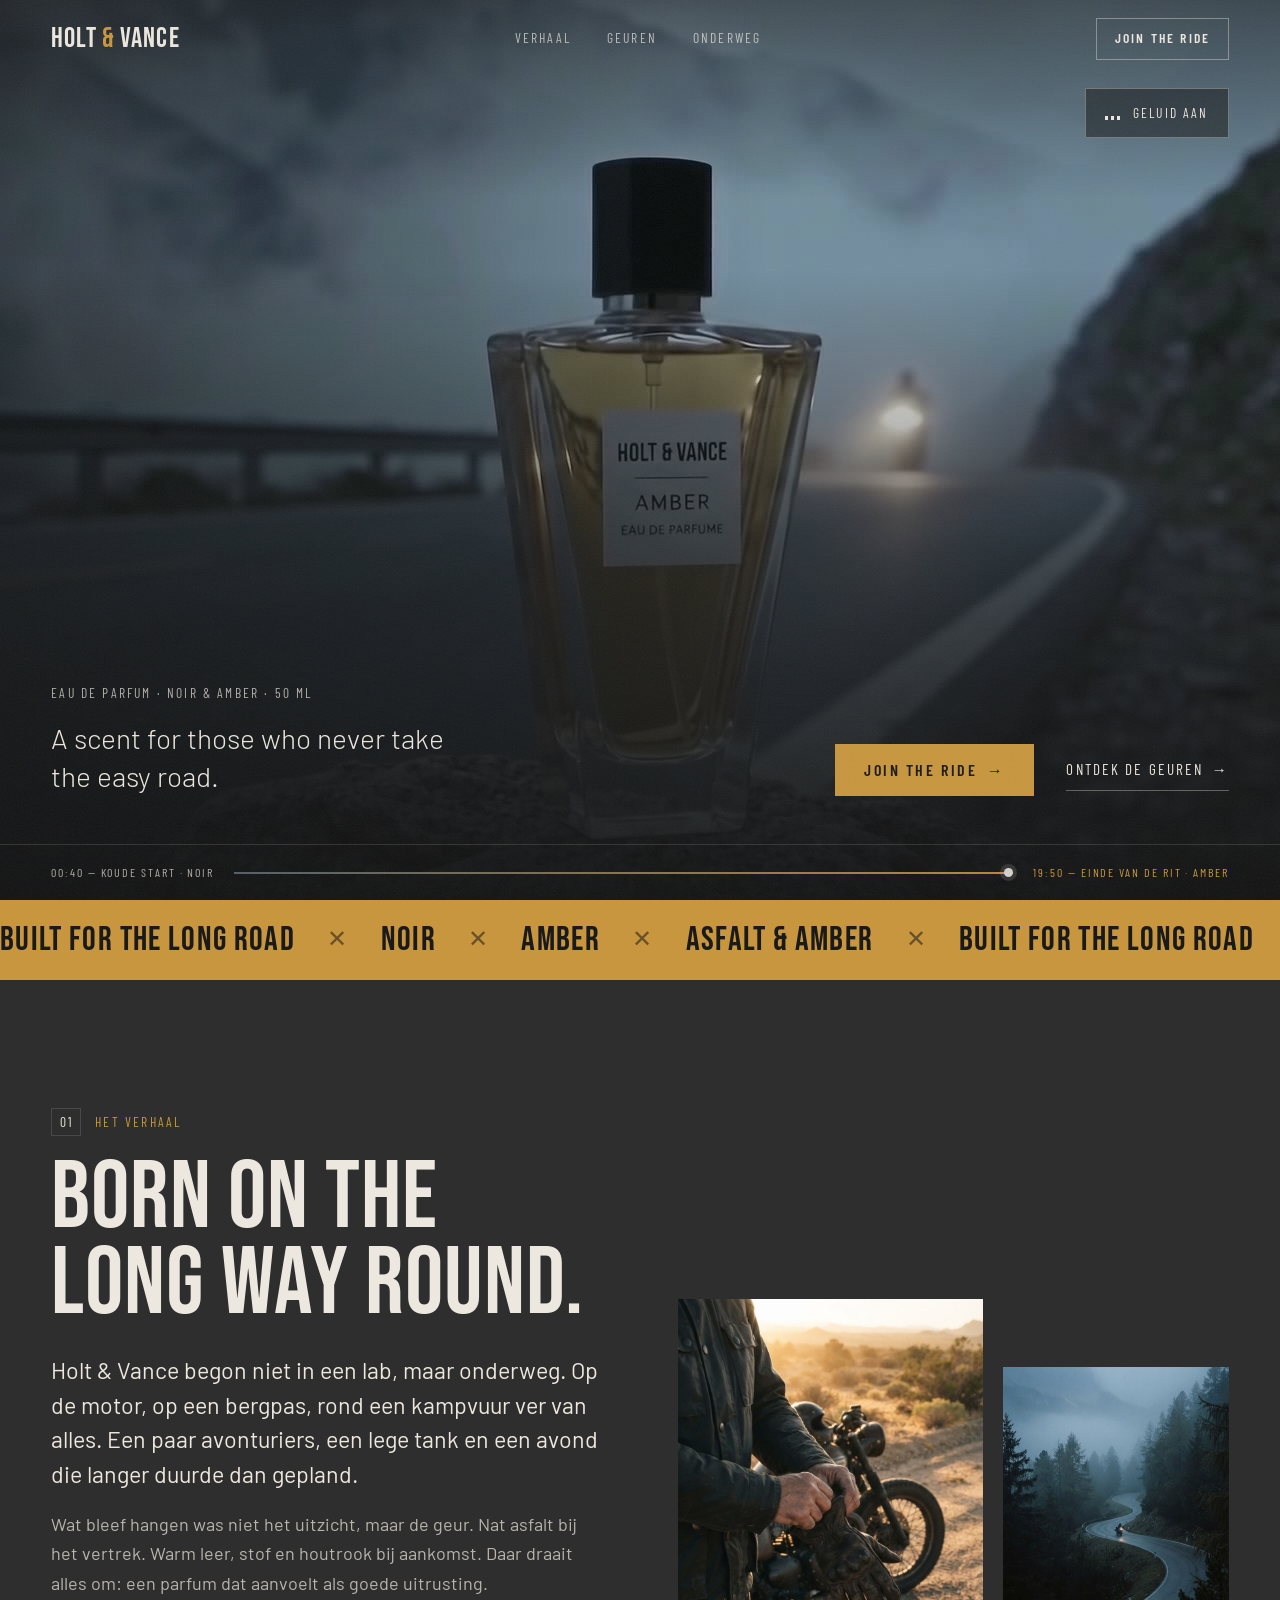
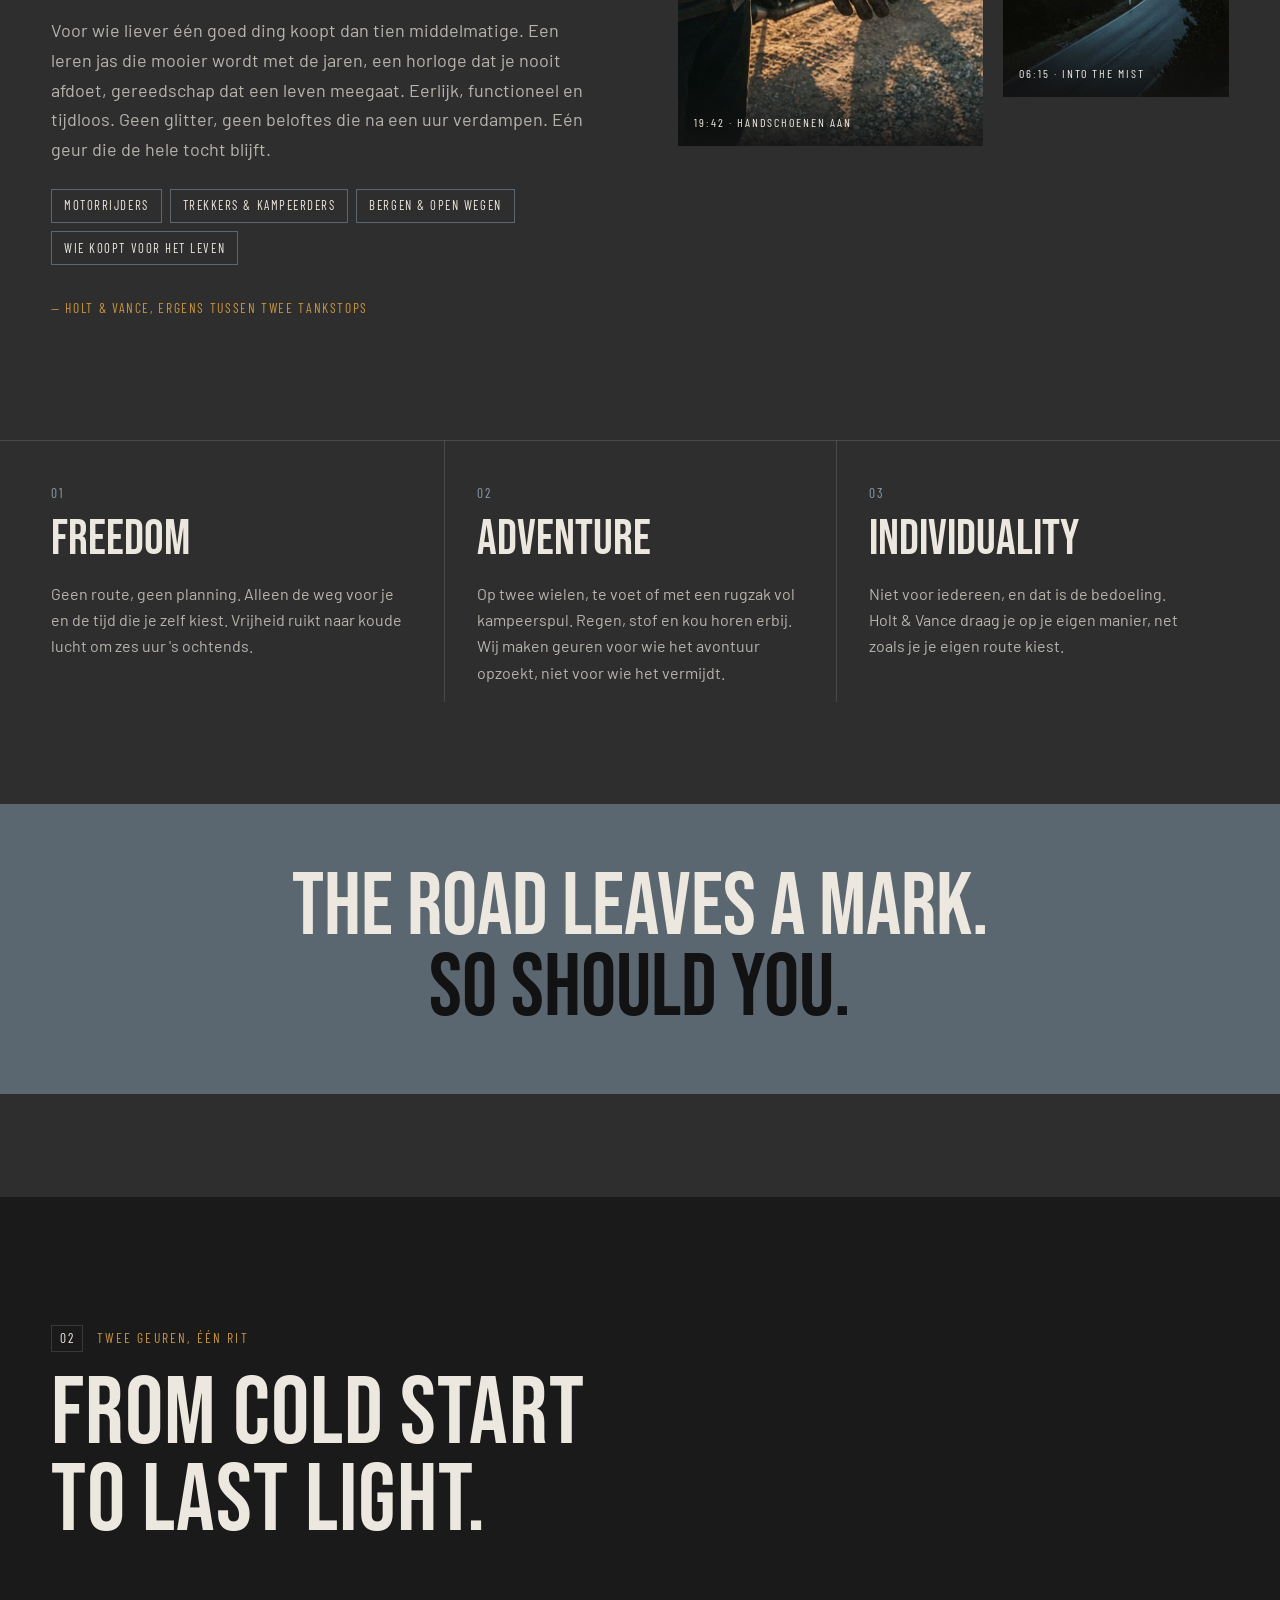
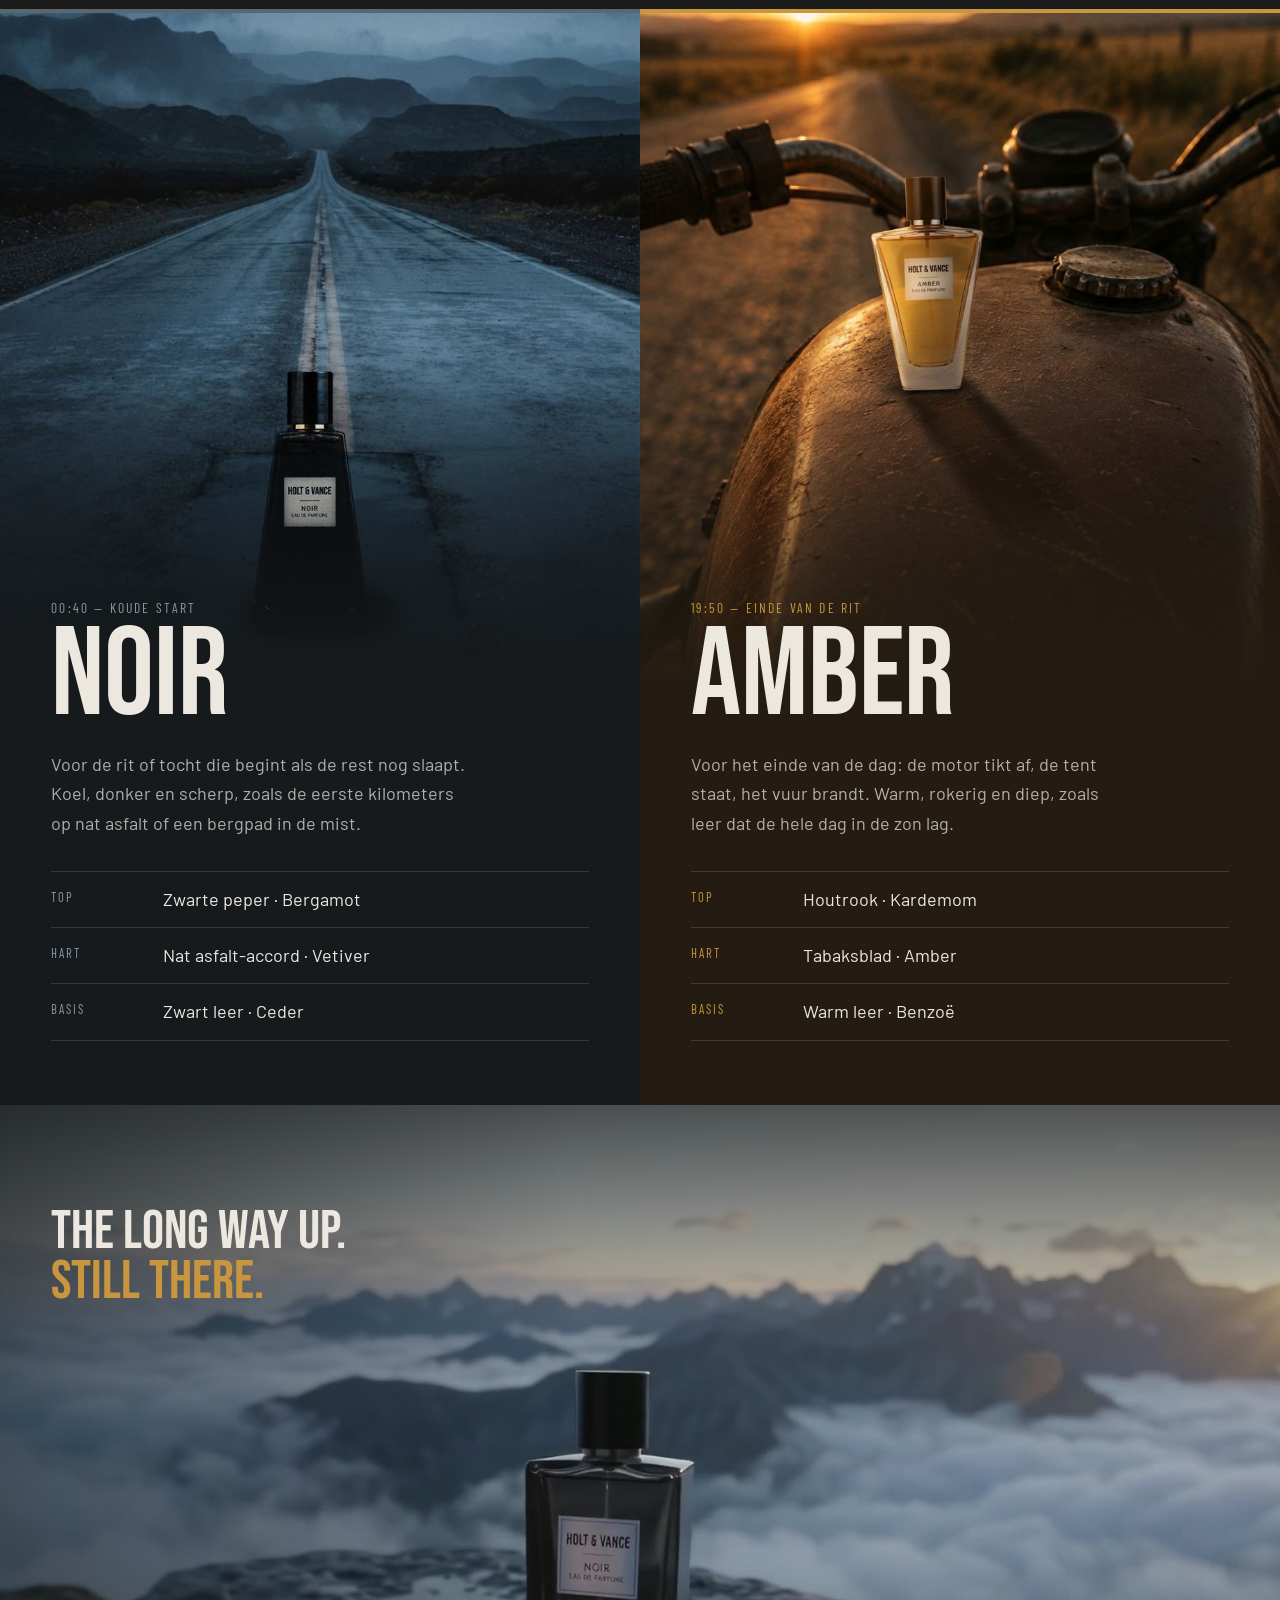
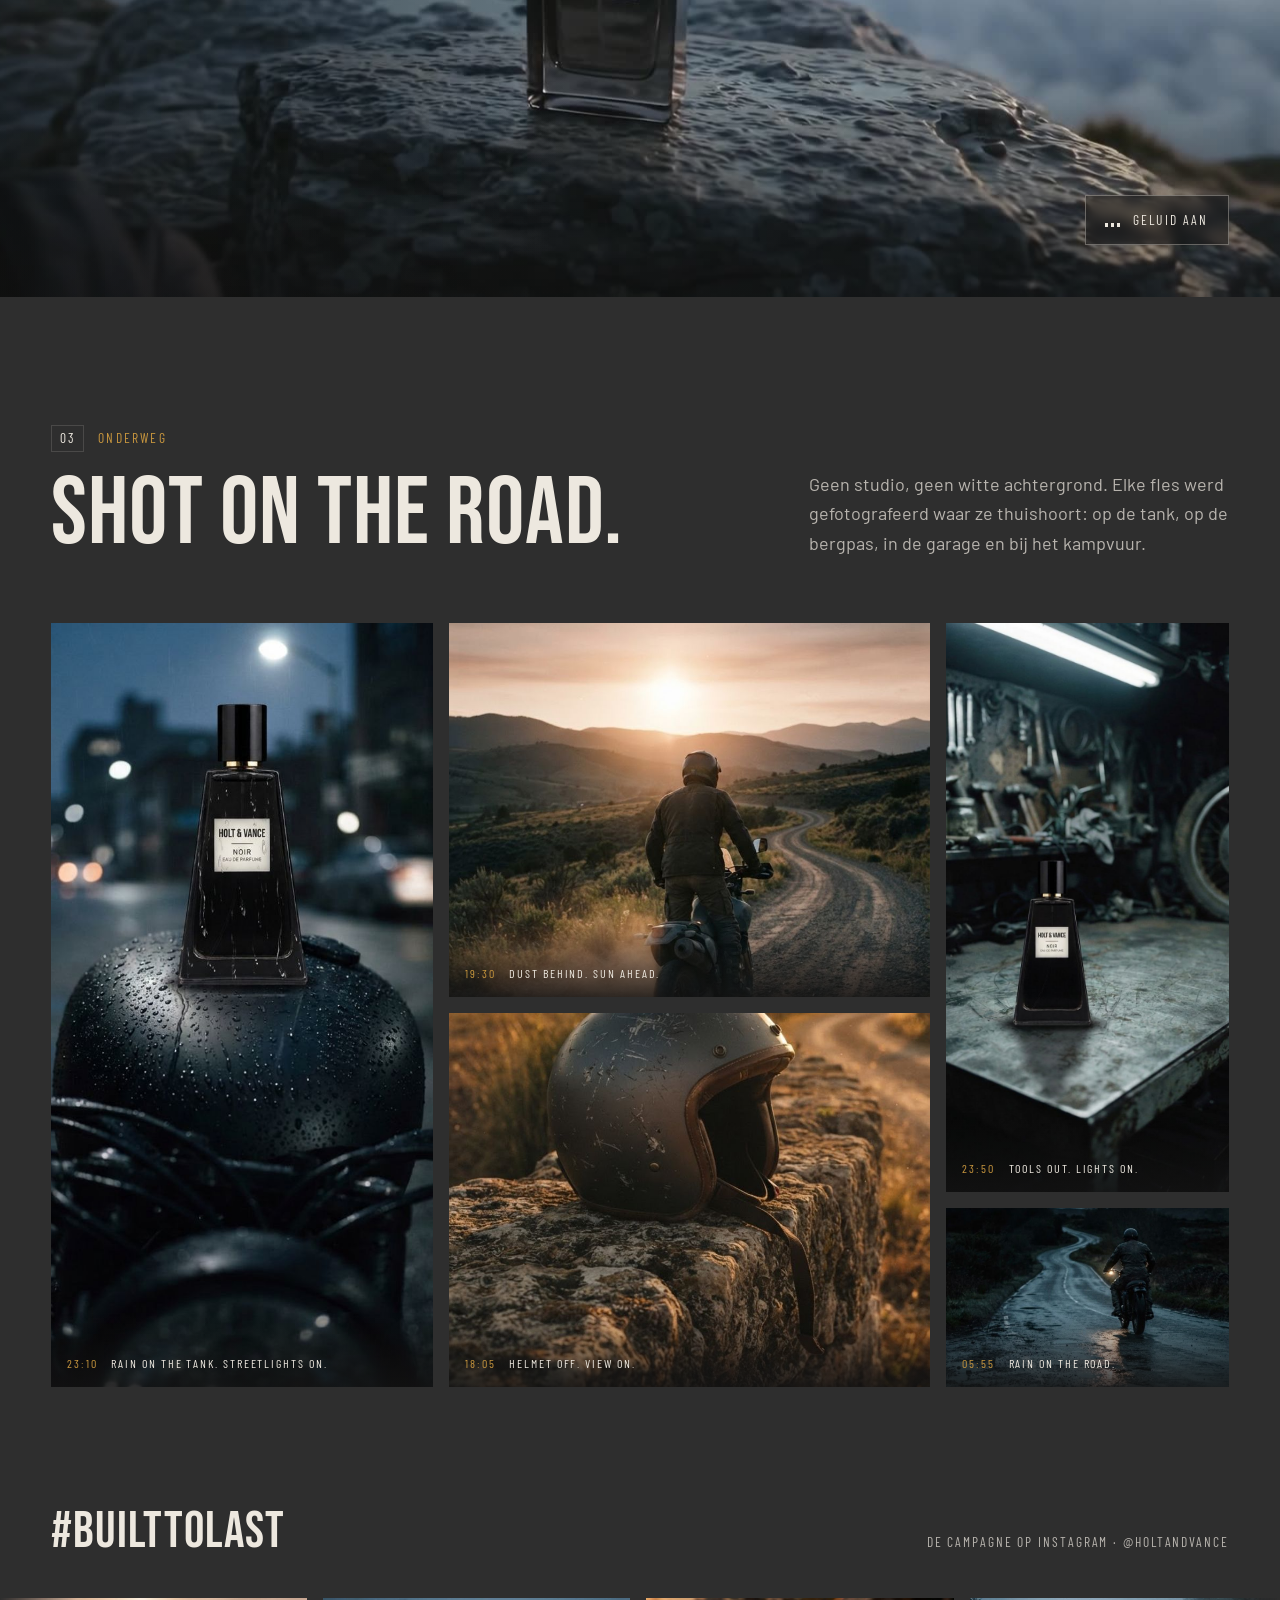
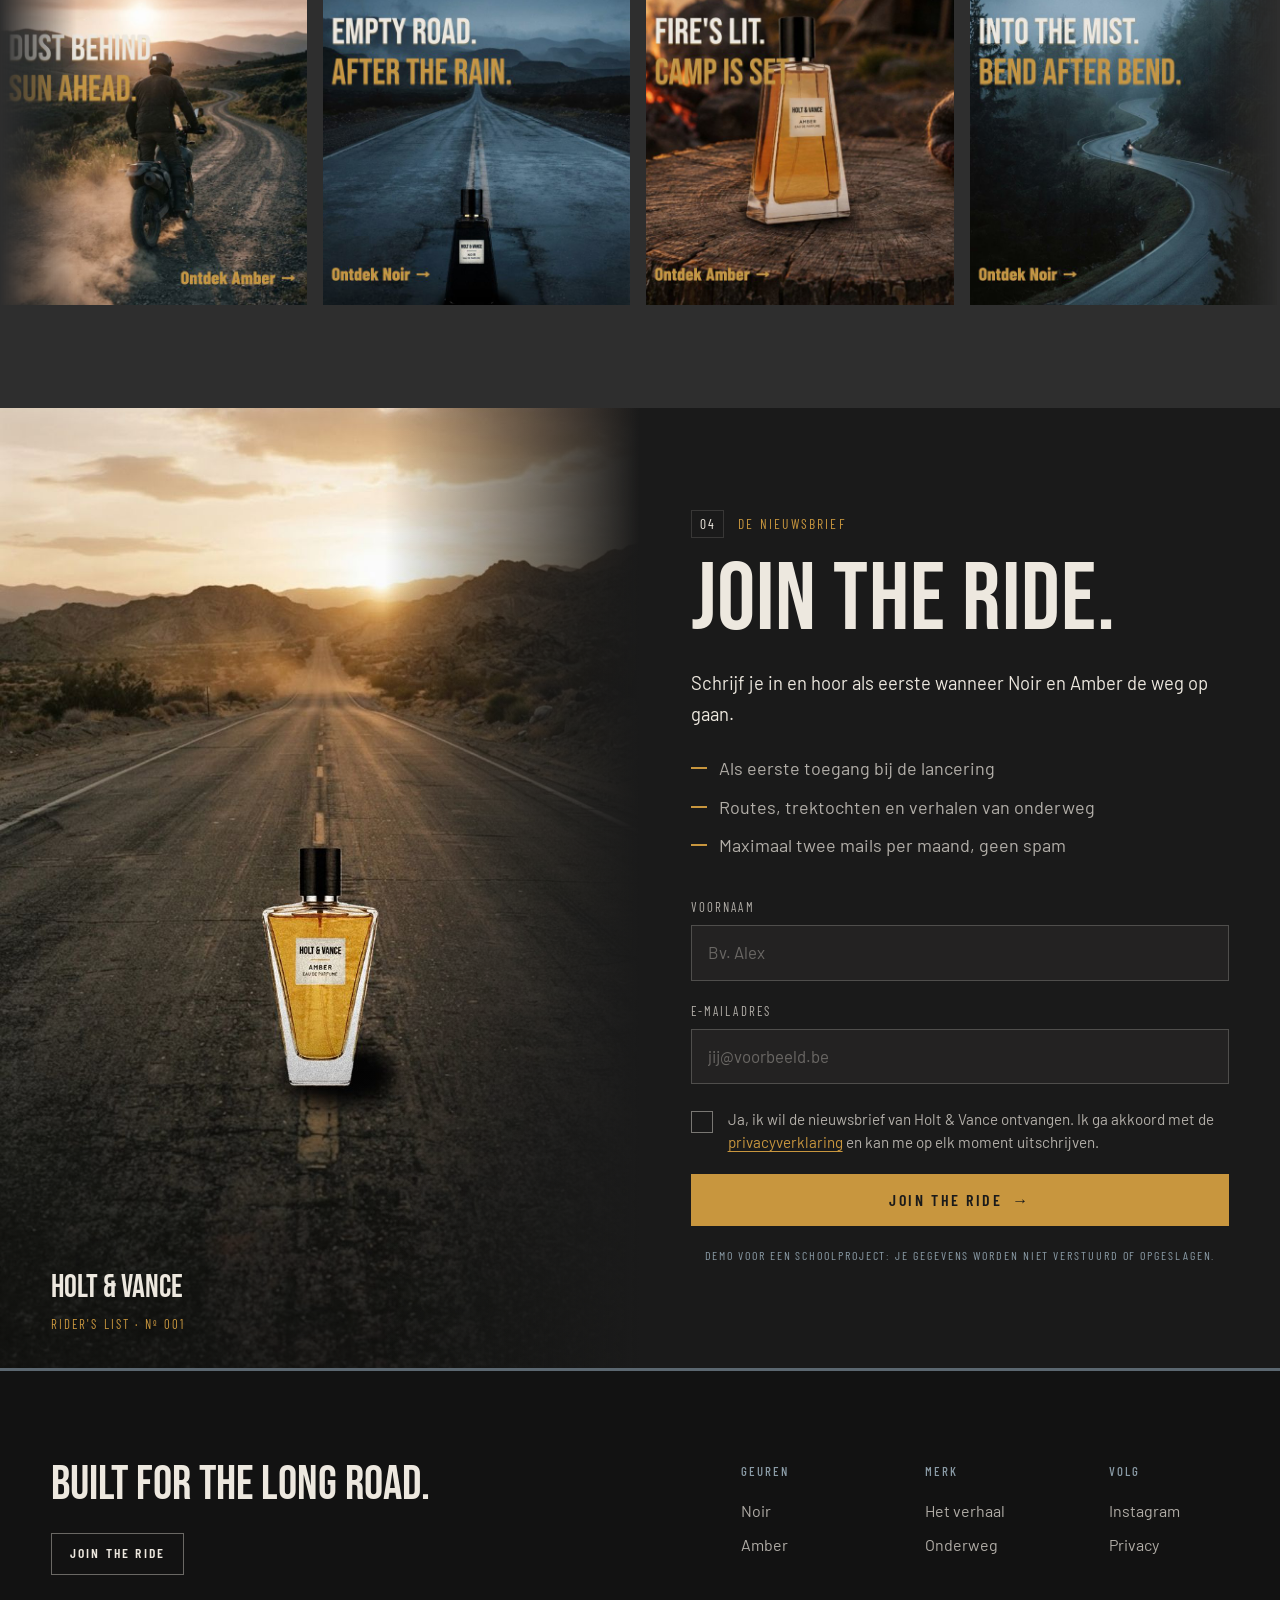
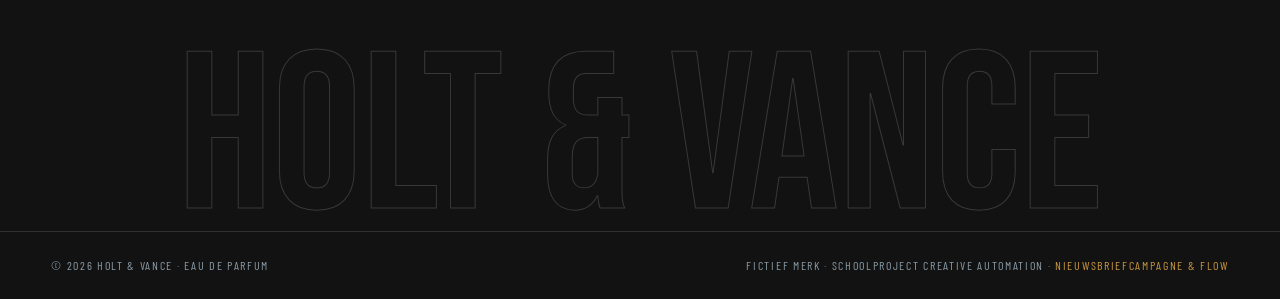
<file: landingspagina/index.html>
<!doctype html>
<html lang="nl">
<head>
  <meta charset="utf-8">
  <meta name="viewport" content="width=device-width, initial-scale=1">
  <title>Holt &amp; Vance · Built to Last</title>
  <meta name="description" content="Holt & Vance Eau de Parfum. Noir en Amber: twee geuren voor wie nooit de makkelijke weg kiest. Schrijf je in en join the ride.">
  <meta name="theme-color" content="#1A1A1A">
  <meta property="og:title" content="Holt & Vance · Built to Last">
  <meta property="og:description" content="A scent for those who never take the easy road.">
  <meta property="og:image" content="assets/img/hero-poster.jpg">
  <link rel="icon" href="data:image/svg+xml,%3Csvg xmlns='http://www.w3.org/2000/svg' viewBox='0 0 64 64'%3E%3Crect width='64' height='64' fill='%231A1A1A'/%3E%3Ctext x='32' y='44' font-family='Impact,sans-serif' font-size='30' fill='%23C8963E' text-anchor='middle'%3EH%26V%3C/text%3E%3C/svg%3E">
  <link rel="preconnect" href="https://fonts.googleapis.com">
  <link rel="preconnect" href="https://fonts.gstatic.com" crossorigin>
  <link href="https://fonts.googleapis.com/css2?family=Barlow+Condensed:wght@400;500;600&family=Barlow:wght@300;400;500;600&family=Bebas+Neue&display=swap" rel="stylesheet">
  <link rel="stylesheet" href="style.css">
  <script>document.documentElement.classList.add("js")</script>
</head>
<body>
  <a class="skip" href="#join">Ga naar de inschrijving</a>

  <!-- NAVIGATIE -->
  <header class="nav" id="nav">
    <a class="nav__logo" href="#top" aria-label="Holt &amp; Vance, naar boven">HOLT <span>&amp;</span> VANCE</a>
    <nav class="nav__links" aria-label="Hoofdnavigatie">
      <a href="#verhaal">Verhaal</a>
      <a href="#geuren">Geuren</a>
      <a href="#onderweg">Onderweg</a>
    </nav>
    <a class="btn btn--ghost btn--sm" href="#join">Join the ride</a>
  </header>

  <main id="top">
    <!-- 1. HERO -->
    <section class="hero" aria-labelledby="hero-title">
      <video class="hero__video" autoplay muted playsinline preload="auto" poster="assets/img/hero-poster.jpg" aria-hidden="true">
        <source src="assets/video/hero.mp4" type="video/mp4">
      </video>
      <div class="hero__shade" aria-hidden="true"></div>
      <!-- verschijnt als de video gedaan is: zelfde plaats als de eindtitel in de video, maar donker op de rook -->
      <div class="hero__plain" aria-hidden="true"></div>
      <div class="hero__endwrap" aria-hidden="true"><p class="hero__endtext"><span class="l1">500 km later.</span><span class="l2">Still there.</span></p></div>
      <button class="sound hero__sound" id="hero-sound" type="button" aria-pressed="false">
        <span class="sound__bars" aria-hidden="true"><i></i><i></i><i></i></span>
        <span class="sound__label">Geluid aan</span>
      </button>

      <div class="hero__inner">
        <p class="eyebrow reveal">Eau de Parfum · Noir &amp; Amber · 50 ml</p>
        <!-- titel enkel voor schermlezers en zoekmachines; visueel spreekt de video ("500 km later. Still there.") -->
        <h1 class="visually-hidden" id="hero-title">Holt &amp; Vance · Built to last.</h1>
        <div class="hero__bottom">
          <p class="hero__slogan reveal">A scent for those who never take the easy road.</p>
          <div class="hero__cta reveal">
            <a class="btn btn--amber" href="#join">Join the ride <span aria-hidden="true">→</span></a>
            <a class="link-arrow" href="#geuren">Ontdek de geuren</a>
          </div>
        </div>
      </div>

      <div class="hero__ride" aria-hidden="true">
        <span>00:40 — Koude start · Noir</span>
        <span class="hero__track"><i></i></span>
        <span>19:50 — Einde van de rit · Amber</span>
      </div>
    </section>

    <!-- TICKER -->
    <div class="ticker" aria-hidden="true">
      <div class="ticker__track">
        <span>Built for the long road</span><b>✕</b><span>Noir</span><b>✕</b><span>Amber</span><b>✕</b><span>Asfalt &amp; amber</span><b>✕</b>
        <span>Built for the long road</span><b>✕</b><span>Noir</span><b>✕</b><span>Amber</span><b>✕</b><span>Asfalt &amp; amber</span><b>✕</b>
      </div>
    </div>

    <!-- 2. BRAND STORY -->
    <section class="story" id="verhaal" aria-labelledby="story-title">
      <div class="container story__grid">
        <div class="story__text">
          <p class="kicker reveal"><span>01</span> Het verhaal</p>
          <h2 class="h2 reveal" id="story-title">Born on the<br>long way round.</h2>
          <p class="lead reveal">Holt &amp; Vance begon niet in een lab, maar onderweg. Op de motor, op een bergpas, rond een kampvuur ver van alles. Een paar avonturiers, een lege tank en een avond die langer duurde dan gepland.</p>
          <p class="reveal">Wat bleef hangen was niet het uitzicht, maar de geur. Nat asfalt bij het vertrek. Warm leer, stof en houtrook bij aankomst. Daar draait alles om: een parfum dat aanvoelt als goede uitrusting.</p>
          <p class="reveal">Voor wie liever één goed ding koopt dan tien middelmatige. Een leren jas die mooier wordt met de jaren, een horloge dat je nooit afdoet, gereedschap dat een leven meegaat. Eerlijk, functioneel en tijdloos. Geen glitter, geen beloftes die na een uur verdampen. Eén geur die de hele tocht blijft.</p>
          <ul class="madefor reveal" aria-label="Gemaakt voor">
            <li>Motorrijders</li><li>Trekkers &amp; kampeerders</li><li>Bergen &amp; open wegen</li><li>Wie koopt voor het leven</li>
          </ul>
          <p class="signature reveal">— Holt &amp; Vance, ergens tussen twee tankstops</p>
        </div>

        <div class="story__media">
          <figure class="frame frame--tall reveal">
            <img src="assets/img/sfeer-amber-handschoen.jpg" alt="Rijder in leren jas trekt zijn handschoenen aan naast een motor in het avondlicht" loading="lazy" width="900" height="1600">
            <figcaption>19:42 · Handschoenen aan</figcaption>
          </figure>
          <figure class="frame frame--offset reveal">
            <img src="assets/img/sfeer-noir-bochten.jpg" alt="Motor op een kronkelende bergweg tussen dennen en mist" loading="lazy" width="900" height="1600">
            <figcaption>06:15 · Into the mist</figcaption>
          </figure>
        </div>
      </div>

      <div class="container pillars">
        <article class="pillar reveal">
          <span class="pillar__no">01</span>
          <h3>Freedom</h3>
          <p>Geen route, geen planning. Alleen de weg voor je en de tijd die je zelf kiest. Vrijheid ruikt naar koude lucht om zes uur 's ochtends.</p>
        </article>
        <article class="pillar reveal">
          <span class="pillar__no">02</span>
          <h3>Adventure</h3>
          <p>Op twee wielen, te voet of met een rugzak vol kampeerspul. Regen, stof en kou horen erbij. Wij maken geuren voor wie het avontuur opzoekt, niet voor wie het vermijdt.</p>
        </article>
        <article class="pillar reveal">
          <span class="pillar__no">03</span>
          <h3>Individuality</h3>
          <p>Niet voor iedereen, en dat is de bedoeling. Holt &amp; Vance draag je op je eigen manier, net zoals je je eigen route kiest.</p>
        </article>
      </div>

      <blockquote class="quote container reveal">
        <p>The road leaves a mark.<br><span>So should you.</span></p>
      </blockquote>
    </section>

    <!-- 3a. GEUREN -->
    <section class="scents" id="geuren" aria-labelledby="scents-title">
      <div class="container scents__head">
        <p class="kicker reveal"><span>02</span> Twee geuren, één rit</p>
        <h2 class="h2 reveal" id="scents-title">From cold start<br>to last light.</h2>
      </div>

      <div class="scents__grid">
        <article class="scent scent--noir reveal">
          <div class="scent__img">
            <img src="assets/img/noir-weg.jpg" alt="Holt &amp; Vance Noir fles midden op een lege natte weg in de schemering" loading="lazy" width="900" height="1600">
          </div>
          <div class="scent__body">
            <p class="scent__time">00:40 — Koude start</p>
            <h3 class="scent__name">Noir</h3>
            <p>Voor de rit of tocht die begint als de rest nog slaapt. Koel, donker en scherp, zoals de eerste kilometers op nat asfalt of een bergpad in de mist.</p>
            <dl class="notes">
              <div><dt>Top</dt><dd>Zwarte peper · Bergamot</dd></div>
              <div><dt>Hart</dt><dd>Nat asfalt-accord · Vetiver</dd></div>
              <div><dt>Basis</dt><dd>Zwart leer · Ceder</dd></div>
            </dl>
          </div>
        </article>

        <article class="scent scent--amber reveal">
          <div class="scent__img">
            <img src="assets/img/amber-tank.jpg" alt="Holt &amp; Vance Amber fles op de tank van een oude motor bij zonsondergang" loading="lazy" width="922" height="1152">
          </div>
          <div class="scent__body">
            <p class="scent__time">19:50 — Einde van de rit</p>
            <h3 class="scent__name">Amber</h3>
            <p>Voor het einde van de dag: de motor tikt af, de tent staat, het vuur brandt. Warm, rokerig en diep, zoals leer dat de hele dag in de zon lag.</p>
            <dl class="notes">
              <div><dt>Top</dt><dd>Houtrook · Kardemom</dd></div>
              <div><dt>Hart</dt><dd>Tabaksblad · Amber</dd></div>
              <div><dt>Basis</dt><dd>Warm leer · Benzoë</dd></div>
            </dl>
          </div>
        </article>
      </div>
    </section>

    <!-- 3b. FILM -->
    <section class="film" aria-label="Campagnefilm">
      <video class="film__video" id="film" muted loop playsinline preload="metadata" poster="assets/img/film-poster.jpg">
        <source src="assets/video/film.mp4" type="video/mp4">
      </video>
      <div class="film__shade" aria-hidden="true"></div>
      <div class="film__inner container">
        <h2 class="film__title reveal">The long way up.<br><span>Still there.</span></h2>
        <button class="sound" id="sound" type="button" aria-pressed="false">
          <span class="sound__bars" aria-hidden="true"><i></i><i></i><i></i></span>
          <span class="sound__label">Geluid aan</span>
        </button>
      </div>
    </section>

    <!-- 3c. ONDERWEG / VISUALS -->
    <section class="road" id="onderweg" aria-labelledby="road-title">
      <div class="container road__head">
        <p class="kicker reveal"><span>03</span> Onderweg</p>
        <h2 class="h2 reveal" id="road-title">Shot on the road.</h2>
        <p class="road__intro reveal">Geen studio, geen witte achtergrond. Elke fles werd gefotografeerd waar ze thuishoort: op de tank, op de bergpas, in de garage en bij het kampvuur.</p>
      </div>

      <div class="container bento">
        <figure class="bento__item bento__item--a reveal">
          <img src="assets/img/noir-tank.jpg" alt="Noir fles op de natte tank van een motor in een stad bij nacht" loading="lazy" width="928" height="1152">
          <figcaption><span>23:10</span> Rain on the tank. Streetlights on.</figcaption>
        </figure>
        <figure class="bento__item bento__item--b reveal">
          <img src="assets/img/sfeer-amber-rit.jpg" alt="Motorrijder op een stoffig bergpad richting de ondergaande zon" loading="lazy" width="900" height="1600">
          <figcaption><span>19:30</span> Dust behind. Sun ahead.</figcaption>
        </figure>
        <figure class="bento__item bento__item--c reveal">
          <img src="assets/img/noir-garage.jpg" alt="Noir fles op een stalen werkbank in een donkere garage vol gereedschap" loading="lazy" width="736" height="1456">
          <figcaption><span>23:50</span> Tools out. Lights on.</figcaption>
        </figure>
        <figure class="bento__item bento__item--d reveal">
          <img src="assets/img/sfeer-amber-helm.jpg" alt="Versleten motorhelm op een stenen muur boven een kronkelend bergpad bij zonsondergang" loading="lazy" width="900" height="1600">
          <figcaption><span>18:05</span> Helmet off. View on.</figcaption>
        </figure>
        <figure class="bento__item bento__item--e reveal">
          <img src="assets/img/sfeer-noir-weg.jpg" alt="Motorrijder met koplamp op een natte weg in de schemering" loading="lazy" width="900" height="1600">
          <figcaption><span>05:55</span> Rain on the road.</figcaption>
        </figure>
      </div>

      <!-- Instagram-feed: gevuld vanuit de data in script.js -->
      <div class="feed" aria-labelledby="feed-title">
        <div class="container feed__head">
          <h3 class="feed__title" id="feed-title">#BuiltToLast</h3>
          <p>De campagne op Instagram · @holtandvance</p>
        </div>
        <div class="feed__viewport">
          <ul class="feed__track" id="feed"></ul>
        </div>
      </div>
    </section>

    <!-- 4. NIEUWSBRIEF -->
    <section class="join" id="join" aria-labelledby="join-title">
      <div class="join__visual">
        <img src="assets/img/amber-weg.jpg" alt="Amber fles midden op een lege weg richting de zonsondergang" loading="lazy" width="900" height="1600">
        <p class="join__stamp">Holt &amp; Vance<br><span>Rider's list · Nº 001</span></p>
      </div>

      <div class="join__panel">
        <p class="kicker"><span>04</span> De nieuwsbrief</p>
        <h2 class="h2" id="join-title">Join the ride.</h2>
        <p class="join__intro">Schrijf je in en hoor als eerste wanneer Noir en Amber de weg op gaan.</p>
        <ul class="perks">
          <li>Als eerste toegang bij de lancering</li>
          <li>Routes, trektochten en verhalen van onderweg</li>
          <li>Maximaal twee mails per maand, geen spam</li>
        </ul>

        <form class="form" id="signup" novalidate>
          <div class="field">
            <label for="voornaam">Voornaam</label>
            <input id="voornaam" name="voornaam" type="text" autocomplete="given-name" placeholder="Bv. Alex" aria-describedby="voornaam-error" required>
            <p class="field__error" id="voornaam-error" aria-live="polite"></p>
          </div>
          <div class="field">
            <label for="email">E-mailadres</label>
            <input id="email" name="email" type="email" autocomplete="email" inputmode="email" placeholder="jij@voorbeeld.be" aria-describedby="email-error" required>
            <p class="field__error" id="email-error" aria-live="polite"></p>
          </div>
          <div class="field field--check">
            <input id="toestemming" name="toestemming" type="checkbox" aria-describedby="toestemming-error" required>
            <label for="toestemming">Ja, ik wil de nieuwsbrief van Holt &amp; Vance ontvangen. Ik ga akkoord met de <button type="button" class="inline-link" data-open-privacy>privacyverklaring</button> en kan me op elk moment uitschrijven.</label>
            <p class="field__error" id="toestemming-error" aria-live="polite"></p>
          </div>
          <button class="btn btn--amber btn--block" type="submit" id="submit">
            <span class="btn__label">Join the ride</span> <span aria-hidden="true">→</span>
          </button>
          <p class="form__note">Demo voor een schoolproject: je gegevens worden niet verstuurd of opgeslagen.</p>
        </form>

        <div class="success" id="success" role="status" aria-live="polite" tabindex="-1" hidden>
          <span class="success__icon" aria-hidden="true">
            <svg viewBox="0 0 48 48" width="48" height="48"><circle cx="24" cy="24" r="22" fill="none" stroke="currentColor" stroke-width="2"/><path d="M14 25l7 7 13-15" fill="none" stroke="currentColor" stroke-width="3" stroke-linecap="square"/></svg>
          </span>
          <h3 class="success__title">Welcome on board, <span id="success-name">rider</span>.</h3>
          <p>Je inschrijving is gelukt. Zodra Noir en Amber de weg op gaan, hoor je het als eerste. Tot op de weg.</p>
          <button class="link-arrow" type="button" id="reset">Nog iemand inschrijven</button>
        </div>
      </div>
    </section>
  </main>

  <!-- 5. FOOTER -->
  <footer class="footer">
    <div class="container footer__top">
      <div>
        <p class="footer__tag">Built for the long road.</p>
        <a class="btn btn--ghost btn--sm" href="#join">Join the ride</a>
      </div>
      <nav class="footer__cols" aria-label="Footer">
        <div>
          <h4>Geuren</h4>
          <a href="#geuren">Noir</a>
          <a href="#geuren">Amber</a>
        </div>
        <div>
          <h4>Merk</h4>
          <a href="#verhaal">Het verhaal</a>
          <a href="#onderweg">Onderweg</a>
        </div>
        <div>
          <h4>Volg</h4>
          <a href="#onderweg">Instagram</a>
          <button type="button" class="footer__link" data-open-privacy>Privacy</button>
        </div>
      </nav>
    </div>
    <p class="footer__word" aria-hidden="true">HOLT &amp; VANCE</p>
    <div class="container footer__bottom">
      <p>© 2026 Holt &amp; Vance · Eau de Parfum</p>
      <p>Fictief merk · Schoolproject Creative Automation · <a href="nieuwsbriefcampagne/">Nieuwsbriefcampagne &amp; flow</a></p>
    </div>
  </footer>

  <!-- PRIVACY -->
  <dialog class="privacy" id="privacy" aria-labelledby="privacy-title">
    <h2 id="privacy-title">Privacyverklaring</h2>
    <p>Holt &amp; Vance is een fictief merk, gemaakt voor een schoolproject. Dit formulier is een demo.</p>
    <ul>
      <li><strong>Wat we vragen:</strong> je voornaam en e-mailadres, enkel om je de nieuwsbrief te sturen.</li>
      <li><strong>Wat we bewaren:</strong> niets. Op deze demopagina worden je gegevens niet verstuurd of opgeslagen.</li>
      <li><strong>In een echte campagne:</strong> inschrijving via double opt-in, uitschrijven met één klik onderaan elke mail, en je gegevens worden nooit doorverkocht.</li>
    </ul>
    <button class="btn btn--amber btn--sm" type="button" id="privacy-close">Sluiten</button>
  </dialog>

  <script src="script.js" defer></script>
</body>
</html>
</file>
<file: landingspagina/style.css>
/* ==========================================================
   HOLT & VANCE · Landingspagina "Built to Last"
   Huisstijl: charcoal HSL(0,0%,18%) · Bebas Neue · Barlow · Barlow Condensed
   ========================================================== */

:root {
  --charcoal: hsl(0, 0%, 18%);   /* #2E2E2E hoofdkleur */
  --asphalt: #1A1A1A;
  --night: #121212;
  --bone: #EDE8DF;
  --bone-dim: rgba(237, 232, 223, .72);
  --bone-faint: rgba(237, 232, 223, .14);
  --amber: #C8963E;
  --amber-hi: #DDAE5A;
  --steel: #5B6770;
  --steel-text: #8A9BA6;
  --error: #E07A5F;

  --f-display: "Bebas Neue", "Oswald", Impact, sans-serif;
  --f-body: "Barlow", "Helvetica Neue", Arial, sans-serif;
  --f-cond: "Barlow Condensed", "Arial Narrow", sans-serif;

  --gutter: clamp(1rem, 4vw, 3.5rem);
  --max: 1320px;
  --ease: cubic-bezier(.2, .7, .1, 1);
}

*, *::before, *::after { box-sizing: border-box; }
html { scroll-behavior: smooth; -webkit-text-size-adjust: 100%; }
body {
  margin: 0;
  background: var(--asphalt);
  color: var(--bone);
  font-family: var(--f-body);
  font-weight: 400;
  font-size: clamp(1rem, .95rem + .25vw, 1.125rem);
  line-height: 1.65;
  overflow-x: hidden;
  -webkit-font-smoothing: antialiased;
}
/* filmkorrel over de hele pagina */
body::after {
  content: "";
  position: fixed; inset: 0;
  pointer-events: none;
  z-index: 100;
  opacity: .07;
  background-image: url("data:image/svg+xml,%3Csvg xmlns='http://www.w3.org/2000/svg' width='160' height='160'%3E%3Cfilter id='n'%3E%3CfeTurbulence type='fractalNoise' baseFrequency='.9' numOctaves='3' stitchTiles='stitch'/%3E%3C/filter%3E%3Crect width='100%25' height='100%25' filter='url(%23n)'/%3E%3C/svg%3E");
}

img, video { display: block; max-width: 100%; height: auto; }
a { color: inherit; }
button { font: inherit; color: inherit; }
::selection { background: var(--amber); color: var(--asphalt); }
:focus-visible { outline: 2px solid var(--amber); outline-offset: 3px; }

[hidden] { display: none !important; }
.visually-hidden { position: absolute !important; width: 1px; height: 1px; padding: 0; margin: -1px; overflow: hidden; clip: rect(0 0 0 0); white-space: nowrap; border: 0; }
.container { width: 100%; max-width: var(--max); margin-inline: auto; padding-inline: var(--gutter); }

.skip {
  position: absolute; left: 1rem; top: -4rem; z-index: 200;
  background: var(--amber); color: var(--asphalt); padding: .6rem 1rem;
  font-family: var(--f-cond); text-transform: uppercase; letter-spacing: .1em;
}
.skip:focus { top: 1rem; }

/* ---------- Typografie ---------- */
.h2 {
  font-family: var(--f-display);
  font-weight: 400;
  font-size: clamp(3rem, 2rem + 5vw, 7rem);
  line-height: .9;
  letter-spacing: .01em;
  text-transform: uppercase;
  margin: 0 0 1.5rem;
}
.eyebrow, .kicker, .scent__time, figcaption, .form__note, .hero__ride, label, .btn {
  font-family: var(--f-cond);
  text-transform: uppercase;
  letter-spacing: .16em;
}
.eyebrow { font-size: .85rem; color: var(--bone-dim); margin: 0 0 1rem; }
.kicker {
  display: flex; align-items: center; gap: .9rem;
  font-size: .85rem; color: var(--amber); margin: 0 0 1.25rem;
}
.kicker span {
  color: var(--bone);
  border: 1px solid var(--bone-faint);
  padding: .1rem .5rem;
  letter-spacing: .1em;
}
.lead { font-size: clamp(1.15rem, 1rem + .6vw, 1.45rem); line-height: 1.5; color: var(--bone); font-weight: 400; }
p { margin: 0 0 1.1rem; color: var(--bone-dim); }

/* ---------- Knoppen ---------- */
.btn {
  display: inline-flex; align-items: center; justify-content: center; gap: .6rem;
  min-height: 52px; padding: 0 1.75rem;
  font-size: 1rem; font-weight: 600;
  text-decoration: none; border: 1px solid transparent; border-radius: 0;
  cursor: pointer;
  transition: background .3s var(--ease), color .3s var(--ease), border-color .3s var(--ease), transform .3s var(--ease);
}
.btn span[aria-hidden] { transition: transform .3s var(--ease); }
.btn:hover span[aria-hidden] { transform: translateX(4px); }
.btn--amber { background: var(--amber); color: var(--asphalt); }
.btn--amber:hover { background: var(--amber-hi); }
.btn--ghost { border-color: rgba(237,232,223,.4); color: var(--bone); background: transparent; }
.btn--ghost:hover { border-color: var(--amber); color: var(--amber); }
.btn--sm { min-height: 42px; padding: 0 1.1rem; font-size: .85rem; }
.btn--block { width: 100%; }
.btn[disabled] { opacity: .7; cursor: progress; }

.link-arrow {
  display: inline-flex; align-items: center; gap: .5rem;
  background: none; border: 0; padding: .5rem 0; cursor: pointer;
  font-family: var(--f-cond); font-size: .95rem; letter-spacing: .14em; text-transform: uppercase;
  color: var(--bone); text-decoration: none;
  border-bottom: 1px solid rgba(237,232,223,.35);
  transition: color .3s, border-color .3s;
}
.link-arrow::after { content: "→"; }
.link-arrow:hover { color: var(--amber); border-color: var(--amber); }

/* ---------- Navigatie ---------- */
.nav {
  position: fixed; inset: 0 0 auto 0; z-index: 50;
  display: flex; align-items: center; justify-content: space-between; gap: 1rem;
  padding: 1.1rem var(--gutter);
  transition: background .4s var(--ease), padding .4s var(--ease), border-color .4s;
  border-bottom: 1px solid transparent;
}
.nav.is-scrolled {
  background: rgba(18,18,18,.82);
  -webkit-backdrop-filter: blur(12px); backdrop-filter: blur(12px);
  padding-block: .7rem;
  border-color: var(--steel);
}
.nav__logo {
  font-family: var(--f-display); font-size: 1.75rem; letter-spacing: .04em;
  text-decoration: none; line-height: 1;
}
.nav__logo span { color: var(--amber); }
.nav__links { display: flex; gap: 2.25rem; }
.nav__links a {
  font-family: var(--f-cond); text-transform: uppercase; letter-spacing: .16em; font-size: .85rem;
  text-decoration: none; color: var(--bone-dim); transition: color .3s;
}
.nav__links a:hover { color: var(--amber); }

/* ---------- 1. Hero ---------- */
.hero {
  position: relative;
  min-height: 100vh; min-height: 100svh;
  display: flex; align-items: flex-end;
  overflow: hidden;
  isolation: isolate;
}
.hero__video {
  position: absolute; inset: 0; width: 100%; height: 100%;
  object-fit: cover; z-index: -2;
  animation: heroZoom 9s var(--ease) forwards;
  transition: transform 1.4s var(--ease);
}
/* eindbeeld: na de volledige video een effen vlak in de hoofdkleur #2E2E2E, daarna de tekst op dezelfde plaats als in de video */
.hero__plain { position: absolute; inset: 0; z-index: 0; background: #2E2E2E; opacity: 0; transition: opacity 1.2s var(--ease); pointer-events: none; }
.hero--endcard .hero__plain { opacity: 1; }
.hero__sound { position: absolute; top: 5.5rem; right: var(--gutter); z-index: 2; }
/* tekst exact even groot en op dezelfde plaats als de eindtitel in de video
   (gemeten in het laatste videobeeld 1920x1080: lettergrootte 203 px, regels op 328 en 590 px) */
.hero__endwrap { position: absolute; inset: 0; z-index: 0; container-type: size; pointer-events: none; overflow: hidden; }
.hero__endtext {
  position: absolute; left: 0; right: 0; top: 50%; height: 0; margin: 0;
  font-family: var(--f-display); font-weight: 400; text-transform: uppercase; letter-spacing: 0; line-height: 1;
  /* hoogte video bij object-fit: cover = max(100cqh, 56.25cqw); op smalle schermen begrensd zodat de tekst past */
  font-size: min(calc(max(100cqh, 56.25cqw) * 203 / 1080), 20cqw);
  opacity: 0; transition: opacity 1.2s var(--ease) .8s;
}
.hero__endtext .l1, .hero__endtext .l2 { position: absolute; left: 0; right: 0; text-align: center; white-space: nowrap; }
.hero__endtext .l1 { top: -1.044em; color: var(--bone); }
.hero__endtext .l2 { top: .246em; color: var(--amber); }
.hero--endcard .hero__endtext { opacity: 1; }
.hero__shade { transition: opacity 1.2s var(--ease); }
.hero--endcard .hero__shade { opacity: 0; }
.hero__inner { position: relative; z-index: 1; }
@keyframes heroZoom { from { transform: scale(1.06); } to { transform: scale(1); } }
/* eindbeeld van de video ("500 km later. Still there."): beeld schuift naar rechts zodat de tekst naast BUILT TO LAST. staat */
.hero__shade {
  position: absolute; inset: 0; z-index: -1;
  background:
    linear-gradient(180deg, rgba(18,18,18,.55) 0%, rgba(18,18,18,0) 22%),
    linear-gradient(0deg, rgba(18,18,18,.96) 0%, rgba(18,18,18,.55) 38%, rgba(18,18,18,0) 70%),
    linear-gradient(90deg, rgba(18,18,18,.55) 0%, rgba(18,18,18,0) 60%);
}
.hero__inner {
  width: 100%; max-width: var(--max); margin-inline: auto;
  padding: 7rem var(--gutter) 6.5rem;
}
.hero__title {
  font-family: var(--f-display); font-weight: 400;
  font-size: clamp(5rem, 2rem + 14vw, 16rem);
  line-height: .82; letter-spacing: .005em;
  margin: 0 0 1.75rem;
}
.hero__title .line { display: block; overflow: hidden; }
.hero__title .line > span { display: inline-block; transform: translateY(105%); animation: lineUp 1.1s var(--ease) forwards; }
.hero__title .line:nth-child(2) > span { animation-delay: .12s; }
.hero__title em { font-style: normal; color: var(--amber); }
@keyframes lineUp { to { transform: translateY(0); } }

.hero__bottom {
  display: flex; flex-wrap: wrap; align-items: flex-end; justify-content: space-between; gap: 1.5rem 3rem;
}
.hero__slogan {
  max-width: 26ch; margin: 0;
  font-size: clamp(1.25rem, 1rem + 1vw, 1.75rem); line-height: 1.35;
  color: var(--bone); font-weight: 300;
}
.hero__cta { display: flex; flex-wrap: wrap; align-items: center; gap: 1rem 2rem; }

.hero__ride {
  position: absolute; left: 0; right: 0; bottom: 0;
  display: flex; align-items: center; gap: 1.25rem;
  padding: 1.1rem var(--gutter);
  font-size: .75rem; color: var(--bone-dim);
  border-top: 1px solid var(--bone-faint);
}
.hero__ride span:last-child { color: var(--amber); }
.hero__track { position: relative; flex: 1; height: 2px; background: linear-gradient(90deg, var(--steel), var(--amber)); opacity: .9; }
.hero__track i {
  position: absolute; top: 50%; left: 0; width: 9px; height: 9px; margin-top: -4.5px;
  background: var(--bone); border-radius: 50%;
  box-shadow: 0 0 0 4px rgba(237,232,223,.15);
  animation: ride 12s linear forwards;
}
@keyframes ride { from { left: 0; } to { left: calc(100% - 9px); } }

/* ---------- Ticker ---------- */
.ticker {
  overflow: hidden; background: var(--amber); color: var(--asphalt);
  border-block: 1px solid var(--amber);
}
.ticker__track {
  display: flex; align-items: center; gap: 2rem; width: max-content;
  padding: .7rem 0;
  font-family: var(--f-display); font-size: clamp(1.4rem, 1rem + 1.4vw, 2.2rem); letter-spacing: .04em;
  text-transform: uppercase; white-space: nowrap;
  animation: marquee 28s linear infinite;
}
.ticker__track b { font-weight: 400; font-size: .7em; opacity: .55; }
@keyframes marquee { to { transform: translateX(-50%); } }

/* ---------- 2. Brand story ---------- */
.story { padding: clamp(5rem, 10vw, 10rem) 0 clamp(4rem, 8vw, 8rem); background: var(--charcoal); position: relative; }
.story__grid {
  display: grid; grid-template-columns: minmax(0, 1fr) minmax(0, 1fr);
  gap: clamp(2.5rem, 6vw, 7rem); align-items: center;
}
.story__text { max-width: 560px; }
.madefor { list-style: none; display: flex; flex-wrap: wrap; gap: .5rem; padding: 0; margin: 1.5rem 0 0; }
.madefor li { font-family: var(--f-cond); text-transform: uppercase; letter-spacing: .12em; font-size: .8rem; color: var(--bone); border: 1px solid var(--steel); padding: .35rem .75rem; }
.signature { font-family: var(--f-cond); letter-spacing: .12em; text-transform: uppercase; font-size: .85rem; color: var(--amber); margin-top: 2rem; }

.story__media { position: relative; display: grid; grid-template-columns: 1.15fr .85fr; gap: 1.25rem; align-items: start; }
.frame { margin: 0; position: relative; overflow: hidden; }
.frame img { width: 100%; aspect-ratio: 3 / 4.4; object-fit: cover; transition: transform 1.4s var(--ease); }
.frame:hover img { transform: scale(1.04); }
.frame--offset { margin-top: 30%; }
.frame figcaption, .bento__item figcaption {
  position: absolute; left: 0; bottom: 0; right: 0;
  padding: 2.5rem 1rem .85rem;
  font-size: .75rem; color: var(--bone);
  background: linear-gradient(0deg, rgba(18,18,18,.85), transparent);
}

.pillars {
  display: grid; grid-template-columns: repeat(3, minmax(0, 1fr));
  gap: 0; margin-top: clamp(4rem, 8vw, 8rem);
  border-top: 1px solid var(--bone-faint);
}
.pillar { padding: 2.25rem 2rem 1rem 0; }
.pillar + .pillar { padding-left: 2rem; border-left: 1px solid var(--bone-faint); }
.pillar__no { font-family: var(--f-cond); color: var(--steel-text); letter-spacing: .14em; font-size: .85rem; }
.pillar h3 {
  font-family: var(--f-display); font-weight: 400; text-transform: uppercase;
  font-size: clamp(2.2rem, 1.6rem + 1.8vw, 3.4rem); line-height: 1; margin: .6rem 0 1rem;
}
.pillar p { font-size: 1rem; margin: 0; }

/* citaat op een vlak in staal #5B6770 */
.quote { margin: clamp(4rem, 8vw, 8rem) auto 0; text-align: center; background: var(--steel); padding-block: clamp(2.5rem, 5vw, 4.5rem); }
.quote p {
  font-family: var(--f-display); text-transform: uppercase; color: var(--bone);
  font-size: clamp(2.6rem, 1.5rem + 5vw, 6.5rem); line-height: .92; margin: 0;
}
.quote span { color: var(--night); }

/* ---------- 3a. Geuren ---------- */
.scents { background: var(--asphalt); padding: clamp(5rem, 10vw, 9rem) 0 0; }
.scents__head { margin-bottom: clamp(2.5rem, 5vw, 4.5rem); }
.scents__grid { display: grid; grid-template-columns: 1fr 1fr; }
.scent { position: relative; display: grid; grid-template-rows: auto 1fr; overflow: hidden; }
.scent__img { position: relative; overflow: hidden; aspect-ratio: 4 / 4.2; }
.scent__img img { width: 100%; height: 100%; object-fit: cover; object-position: center 62%; transition: transform 1.6s var(--ease); }
.scent:hover .scent__img img { transform: scale(1.05); }
.scent__img::after {
  content: ""; position: absolute; inset: 0;
  background: linear-gradient(0deg, var(--tone) 0%, transparent 45%);
}
.scent--noir { --tone: #161a1d; --accent: var(--steel-text); --bar: var(--steel); background: #161a1d; }
.scent--amber { --tone: #241c12; --accent: var(--amber); --bar: var(--amber); background: #241c12; }
/* kleurbalk bovenaan elke geur: staal voor Noir, amber voor Amber */
.scent { border-top: 4px solid var(--bar); }
.scent__body { padding: 0 clamp(1.25rem, 4vw, 4rem) clamp(3rem, 5vw, 4.5rem); margin-top: -5.5rem; position: relative; }
.scent__time { color: var(--accent); font-size: .85rem; margin: 0 0 .25rem; }
.scent__name {
  font-family: var(--f-display); font-weight: 400; text-transform: uppercase;
  font-size: clamp(4.5rem, 3rem + 6vw, 9rem); line-height: .85; margin: 0 0 1.25rem; color: var(--bone);
}
.scent__body > p { max-width: 42ch; }
.notes { margin: 2rem 0 0; display: grid; gap: 0; border-top: 1px solid var(--bone-faint); }
.notes div { display: grid; grid-template-columns: 6rem 1fr; gap: 1rem; padding: .8rem 0; border-bottom: 1px solid var(--bone-faint); }
.notes dt { font-family: var(--f-cond); text-transform: uppercase; letter-spacing: .16em; font-size: .8rem; color: var(--accent); padding-top: .15rem; }
.notes dd { margin: 0; color: var(--bone); }

/* ---------- 3b. Film ---------- */
.film { position: relative; min-height: 88vh; display: flex; align-items: stretch; overflow: hidden; isolation: isolate; background: var(--night); }
.film__video { position: absolute; inset: 0; width: 100%; height: 100%; object-fit: cover; z-index: -2; }
.film__shade { position: absolute; inset: 0; z-index: -1; background: linear-gradient(180deg, rgba(18,18,18,.7) 0%, rgba(18,18,18,0) 38%), linear-gradient(90deg, rgba(18,18,18,.45) 0%, rgba(18,18,18,0) 45%), linear-gradient(0deg, rgba(18,18,18,.55) 0%, rgba(18,18,18,0) 25%); }
.film__inner { display: flex; flex-direction: column; align-items: flex-start; justify-content: space-between; gap: 2rem; padding-top: clamp(5.5rem, 8vw, 7rem); padding-bottom: clamp(2rem, 4vw, 3.5rem); }
.film__inner .sound { align-self: flex-end; }
.film__title {
  font-family: var(--f-display); font-weight: 400; text-transform: uppercase;
  font-size: clamp(2.2rem, 1.5rem + 2.4vw, 3.8rem); line-height: .92; margin: 0;
}
.film__title span { color: var(--amber); }
.sound {
  display: inline-flex; align-items: center; gap: .8rem;
  background: rgba(18,18,18,.5); border: 1px solid rgba(237,232,223,.35);
  padding: .8rem 1.2rem; cursor: pointer;
  font-family: var(--f-cond); text-transform: uppercase; letter-spacing: .16em; font-size: .85rem;
  -webkit-backdrop-filter: blur(6px); backdrop-filter: blur(6px);
  transition: border-color .3s, color .3s;
}
.sound:hover { border-color: var(--amber); color: var(--amber); }
.sound__bars { display: inline-flex; align-items: flex-end; gap: 3px; height: 14px; }
.sound__bars i { width: 3px; height: 4px; background: currentColor; }
.sound[aria-pressed="true"] .sound__bars i { animation: bars .9s ease-in-out infinite alternate; }
.sound[aria-pressed="true"] .sound__bars i:nth-child(2) { animation-delay: .2s; }
.sound[aria-pressed="true"] .sound__bars i:nth-child(3) { animation-delay: .4s; }
@keyframes bars { from { height: 3px; } to { height: 14px; } }

/* ---------- 3c. Onderweg ---------- */
.road { background: var(--charcoal); padding: clamp(5rem, 10vw, 9rem) 0 clamp(4rem, 8vw, 7rem); }
.road__head { display: grid; grid-template-columns: 1fr minmax(0, 420px); gap: 0 3rem; align-items: end; margin-bottom: clamp(2.5rem, 5vw, 4rem); }
.road__head .kicker, .road__head .h2 { grid-column: 1; }
.road__head .h2 { margin: 0; }
.road__intro { grid-column: 2; grid-row: 1 / span 2; align-self: end; margin: 0; }

.bento {
  display: grid; gap: 1rem;
  grid-template-columns: repeat(12, minmax(0, 1fr));
  grid-auto-rows: clamp(120px, 14vw, 200px);
}
.bento__item { margin: 0; position: relative; overflow: hidden; background: var(--asphalt); }
.bento__item img { width: 100%; height: 100%; object-fit: cover; transition: transform 1.4s var(--ease), filter .6s; }
.bento__item:hover img { transform: scale(1.05); }
.bento__item figcaption span { color: var(--amber); margin-right: .6rem; }
.bento__item--a { grid-column: 1 / span 4; grid-row: span 4; }
.bento__item--b { grid-column: 5 / span 5; grid-row: span 2; }
.bento__item--c { grid-column: 10 / span 3; grid-row: span 3; }
.bento__item--d { grid-column: 5 / span 5; grid-row: span 2; }
.bento__item--e { grid-column: 10 / span 3; grid-row: span 1; }
.bento__item--b img { object-position: center 30%; }
.bento__item--d img { object-position: center 60%; }
.bento__item--e img { object-position: center 40%; }

.feed { margin-top: clamp(4rem, 8vw, 7rem); }
.feed__head { display: flex; flex-wrap: wrap; align-items: baseline; justify-content: space-between; gap: .5rem 2rem; margin-bottom: 1.5rem; }
.feed__title { font-family: var(--f-display); font-weight: 400; font-size: clamp(2.2rem, 1.6rem + 2vw, 3.5rem); margin: 0; letter-spacing: .02em; }
.feed__head p { margin: 0; font-family: var(--f-cond); text-transform: uppercase; letter-spacing: .14em; font-size: .85rem; }
.feed__viewport { overflow: hidden; -webkit-mask-image: linear-gradient(90deg, transparent, #000 6%, #000 94%, transparent); mask-image: linear-gradient(90deg, transparent, #000 6%, #000 94%, transparent); }
.feed__track { display: flex; gap: 1rem; width: max-content; list-style: none; margin: 0; padding: 0; animation: marquee 60s linear infinite; }
.feed__viewport:hover .feed__track, .feed__viewport:focus-within .feed__track { animation-play-state: paused; }
.feed__track li { width: clamp(220px, 24vw, 320px); flex: none; }
.feed__track img { width: 100%; aspect-ratio: 1; object-fit: cover; transition: transform .6s var(--ease), filter .6s; filter: saturate(.92); }
.feed__track li:hover img { transform: translateY(-6px); filter: saturate(1.05); }

/* ---------- 4. Nieuwsbrief ---------- */
.join { display: grid; grid-template-columns: minmax(0, 1fr) minmax(0, 1fr); background: var(--asphalt); min-height: 100vh; }
.join__visual { position: relative; overflow: hidden; }
.join__visual img { position: absolute; inset: 0; width: 100%; height: 100%; object-fit: cover; object-position: center 55%; }
.join__visual::after { content: ""; position: absolute; inset: 0; background: linear-gradient(90deg, transparent 60%, var(--asphalt) 100%), linear-gradient(0deg, rgba(18,18,18,.6), transparent 40%); }
.join__stamp {
  position: absolute; left: var(--gutter); bottom: 2rem; z-index: 1; margin: 0;
  font-family: var(--f-display); font-size: 2rem; line-height: 1; color: var(--bone);
}
.join__stamp span { font-family: var(--f-cond); font-size: .8rem; letter-spacing: .16em; text-transform: uppercase; color: var(--amber); }

.join__panel {
  padding: clamp(4rem, 8vw, 8rem) var(--gutter);
  display: flex; flex-direction: column; justify-content: center;
  max-width: 640px; width: 100%;
}
.join__intro { font-size: 1.15rem; color: var(--bone); }
.perks { list-style: none; padding: 0; margin: .5rem 0 2.25rem; display: grid; gap: .55rem; }
.perks li { position: relative; padding-left: 1.75rem; color: var(--bone-dim); }
.perks li::before { content: ""; position: absolute; left: 0; top: .72em; width: 1rem; height: 2px; background: var(--amber); }

.form { display: grid; gap: 1.25rem; }
.field { display: grid; gap: .45rem; }
.field label { font-size: .8rem; color: var(--bone-dim); }
.field input[type="text"], .field input[type="email"] {
  width: 100%; min-height: 54px; padding: .8rem 1rem;
  background: rgba(237,232,223,.04); color: var(--bone);
  border: 1px solid rgba(237,232,223,.22); border-radius: 0;
  font: inherit; font-size: 1.05rem;
  transition: border-color .25s, background .25s, box-shadow .25s;
}
.field input::placeholder { color: rgba(237,232,223,.35); }
.field input:hover { border-color: rgba(237,232,223,.4); }
.field input:focus { outline: none; border-color: var(--amber); background: rgba(200,150,62,.06); box-shadow: 0 0 0 3px rgba(200,150,62,.18); }
.field input[aria-invalid="true"] { border-color: var(--error); }
.field input.is-valid { border-color: rgba(200,150,62,.6); }
.field__error { margin: 0; min-height: 0; font-size: .9rem; color: var(--error); }
.field__error:empty { display: none; }

.field--check { grid-template-columns: auto 1fr; align-items: start; gap: .5rem .9rem; margin-top: .25rem; }
.field--check label { font-family: var(--f-body); text-transform: none; letter-spacing: 0; font-size: .95rem; line-height: 1.5; color: var(--bone-dim); cursor: pointer; }
.field--check .field__error { grid-column: 1 / -1; }
.field--check input {
  appearance: none; -webkit-appearance: none; margin: .15rem 0 0;
  width: 22px; height: 22px; border: 1px solid rgba(237,232,223,.45); background: transparent;
  display: grid; place-content: center; cursor: pointer; transition: background .2s, border-color .2s;
}
.field--check input::before { content: ""; width: 12px; height: 7px; border: solid var(--asphalt); border-width: 0 0 2.5px 2.5px; transform: rotate(-45deg) translate(1px, -1px) scale(0); transition: transform .2s var(--ease); }
.field--check input:checked { background: var(--amber); border-color: var(--amber); }
.field--check input:checked::before { transform: rotate(-45deg) translate(1px, -1px) scale(1); }
.field--check input[aria-invalid="true"] { border-color: var(--error); }
.inline-link { background: none; border: 0; padding: 0; color: var(--amber); text-decoration: underline; text-underline-offset: 3px; cursor: pointer; font-size: inherit; }

.form__note { font-size: .75rem; color: var(--steel-text); margin: 0; text-align: center; }
.btn.is-loading .btn__label::after { content: "…"; }

.success { padding: 2.5rem 0 0; border-top: 1px solid var(--bone-faint); animation: fadeUp .8s var(--ease) both; }
.success:focus { outline: none; }
.success__icon { color: var(--amber); display: inline-block; margin-bottom: 1rem; }
.success__icon path { stroke-dasharray: 40; stroke-dashoffset: 40; animation: draw .7s .25s var(--ease) forwards; }
@keyframes draw { to { stroke-dashoffset: 0; } }
.success__title { font-family: var(--f-display); font-weight: 400; text-transform: uppercase; font-size: clamp(2.4rem, 1.8rem + 2.5vw, 4rem); line-height: .95; margin: 0 0 1rem; }
.success__title span { color: var(--amber); }
@keyframes fadeUp { from { opacity: 0; transform: translateY(20px); } to { opacity: 1; transform: none; } }

/* ---------- 5. Footer ---------- */
.footer { background: var(--night); padding-top: clamp(4rem, 7vw, 6rem); overflow: hidden; border-top: 3px solid var(--steel); }
.footer__top { display: flex; flex-wrap: wrap; justify-content: space-between; gap: 3rem; }
.footer__tag { font-family: var(--f-display); font-size: clamp(2rem, 1.5rem + 2vw, 3rem); color: var(--bone); line-height: 1; margin: 0 0 1.5rem; }
.footer__cols { display: grid; grid-template-columns: repeat(3, minmax(120px, auto)); gap: 2rem 4rem; }
.footer__cols h4 { font-family: var(--f-cond); font-weight: 500; text-transform: uppercase; letter-spacing: .16em; font-size: .8rem; color: var(--steel-text); margin: 0 0 1rem; }
.footer__cols a, .footer__link { display: block; text-decoration: none; color: var(--bone-dim); margin-bottom: .5rem; background: none; border: 0; padding: 0; cursor: pointer; text-align: left; font-size: 1rem; transition: color .3s; }
.footer__cols a:hover, .footer__link:hover { color: var(--bone); }
.footer__word {
  font-family: var(--f-display); text-align: center; white-space: nowrap;
  font-size: clamp(4rem, 17.5vw, 20rem); line-height: .8; margin: clamp(3rem, 6vw, 5rem) 0 0;
  color: transparent; -webkit-text-stroke: 1px rgba(237,232,223,.18);
}
.footer__bottom { display: flex; flex-wrap: wrap; justify-content: space-between; gap: .5rem 2rem; padding-block: 1.5rem; border-top: 1px solid var(--bone-faint); }
.footer__bottom p { margin: 0; font-family: var(--f-cond); text-transform: uppercase; letter-spacing: .14em; font-size: .75rem; color: var(--steel-text); }

/* ---------- Privacy-dialog ---------- */
.privacy {
  max-width: 560px; width: calc(100% - 2rem); padding: clamp(1.5rem, 4vw, 2.5rem);
  background: var(--charcoal); color: var(--bone); border: 1px solid var(--bone-faint);
}
.privacy::backdrop { background: rgba(10,10,10,.75); -webkit-backdrop-filter: blur(4px); backdrop-filter: blur(4px); }
.privacy h2 { font-family: var(--f-display); font-weight: 400; font-size: 2.5rem; margin: 0 0 1rem; }
.privacy ul { padding-left: 1.1rem; margin: 0 0 1.75rem; color: var(--bone-dim); display: grid; gap: .6rem; }
.privacy strong { color: var(--bone); font-weight: 600; }

/* ---------- Scroll-reveal ---------- */
.js .reveal { opacity: 0; transform: translateY(28px); transition: opacity 1s var(--ease), transform 1s var(--ease); }
.js .reveal.is-in { opacity: 1; transform: none; }

/* ==========================================================
   Responsief
   ========================================================== */
@media (max-width: 1024px) {
  .nav__links { display: none; }
  .story__grid { grid-template-columns: 1fr; }
  .story__text { max-width: 680px; }
  .pillars { grid-template-columns: 1fr; }
  .pillar, .pillar + .pillar { padding: 2rem 0; border-left: 0; border-bottom: 1px solid var(--bone-faint); }
  .scent__img { aspect-ratio: 4 / 4.6; }
  .road__head { grid-template-columns: 1fr; }
  .road__intro { grid-column: 1; grid-row: auto; margin-top: 1.25rem; max-width: 560px; }
  .bento { grid-auto-rows: clamp(110px, 18vw, 180px); }
  .bento__item--a { grid-column: 1 / span 6; grid-row: span 4; }
  .bento__item--b { grid-column: 7 / span 6; grid-row: span 2; }
  .bento__item--c { grid-column: 7 / span 6; grid-row: span 2; }
  .bento__item--d { grid-column: 1 / span 7; grid-row: span 2; }
  .bento__item--e { grid-column: 8 / span 5; grid-row: span 2; }
  .join { grid-template-columns: 1fr; min-height: 0; }
  .join__visual { min-height: 56vh; }
  .join__visual::after { background: linear-gradient(0deg, var(--asphalt) 0%, transparent 45%); }
  .join__panel { margin-inline: auto; padding-top: 2rem; }
}

@media (max-width: 720px) {
  .nav { padding-block: .9rem; }
  .nav__logo { font-size: 1.45rem; }
  .hero__inner { padding-bottom: 5.5rem; }
  .hero__title { font-size: clamp(4.4rem, 24vw, 8rem); }
  .hero__cta { width: 100%; }
  .hero__cta .btn { flex: 1 1 100%; }
  .hero__ride { font-size: .62rem; gap: .75rem; letter-spacing: .1em; }
  .story__media { grid-template-columns: 1fr 1fr; gap: .75rem; }
  .scents__grid { grid-template-columns: 1fr; }
  .scent__body { margin-top: -4rem; }
  .notes div { grid-template-columns: 4.5rem 1fr; }
  .film { min-height: 70vh; }
  .bento { grid-template-columns: 1fr 1fr; grid-auto-rows: 42vw; gap: .6rem; }
  .bento__item--a { grid-column: 1; grid-row: span 2; }
  .bento__item--b { grid-column: 2; grid-row: span 1; }
  .bento__item--c { grid-column: 2; grid-row: span 1; }
  .bento__item--d { grid-column: 1 / -1; grid-row: span 1; }
  .bento__item--e { display: none; }
  .bento__item figcaption { font-size: .65rem; padding: 2rem .6rem .6rem; }
  .bento__item figcaption span { display: block; margin: 0; }
  .feed__track li { width: 62vw; }
  .footer__cols { grid-template-columns: 1fr 1fr; gap: 2rem; }
  .footer__bottom { flex-direction: column; }
}

@media (prefers-reduced-motion: reduce) {
  *, *::before, *::after { animation-duration: .01ms !important; animation-iteration-count: 1 !important; transition-duration: .01ms !important; scroll-behavior: auto !important; }
  .hero__title .line > span { transform: none; }
  .js .reveal { opacity: 1; transform: none; }
}

@media (max-width: 720px) {
  .hero__shade {
    background:
      linear-gradient(180deg, rgba(18,18,18,.6) 0%, rgba(18,18,18,0) 25%),
      linear-gradient(0deg, rgba(18,18,18,.97) 0%, rgba(18,18,18,.7) 45%, rgba(18,18,18,.15) 80%);
  }
}
.footer__bottom a { color: var(--amber); text-decoration: none; }
.footer__bottom a:hover { text-decoration: underline; }

@media (max-width: 720px) {
  /* mobiel: eindbeeld volledig tonen bovenaan, boven de titel */
}


/* mobiel: de video past volledig in de breedte (niet bijgesneden), zodat de eindtitel van de video helemaal in beeld is.
   De eindtekst daarna gebruikt dezelfde berekening en staat dus even groot en op dezelfde plaats. */
@media (max-width: 720px) {
  .hero { background: #2E2E2E; }
  .hero__video { object-fit: contain; object-position: center 38%; }
  .hero__endtext {
    font-size: calc(56.25cqw * 203 / 1080);
    top: calc((100cqh - 56.25cqw) * .38 + 28.125cqw);
  }
}
</file>
